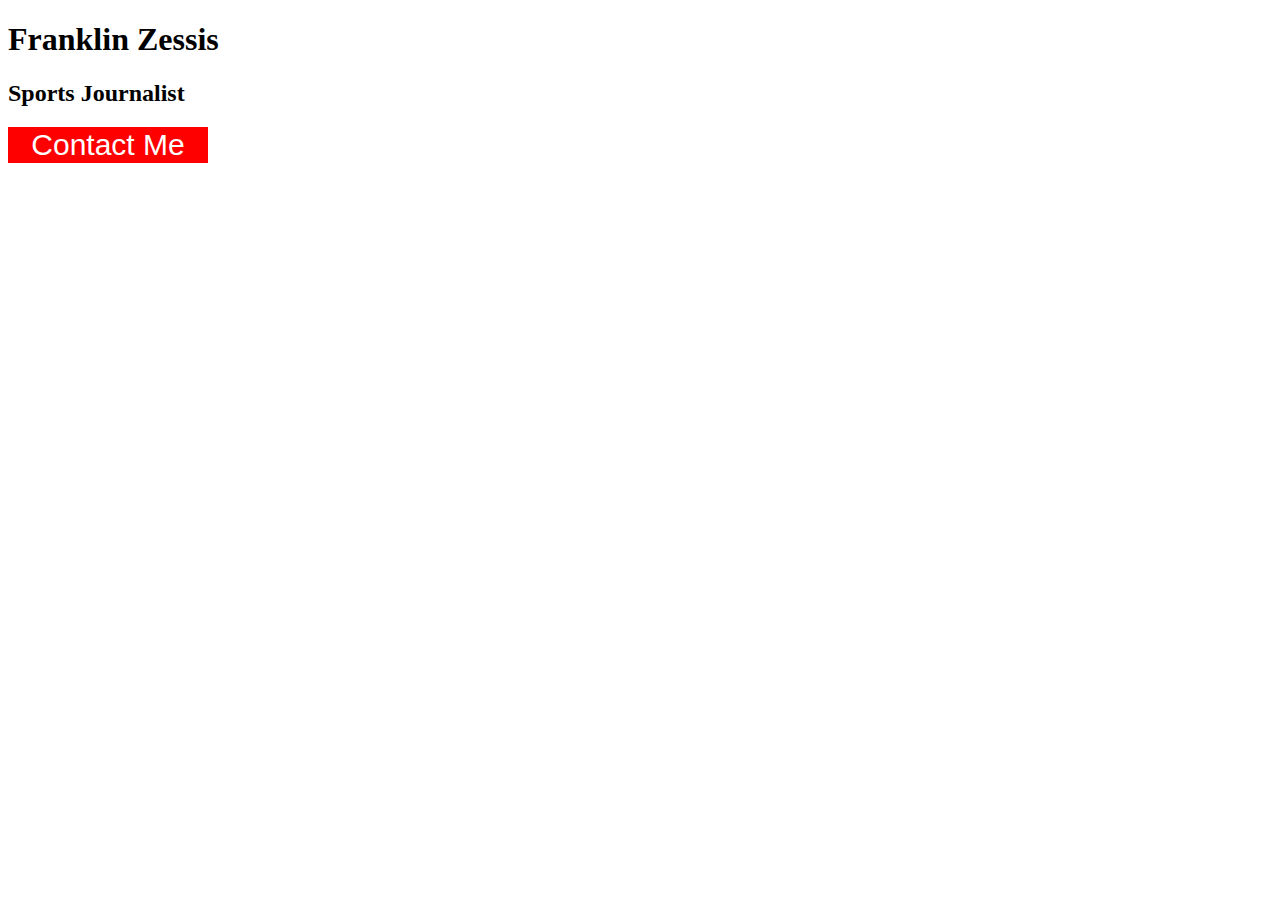
<file: button-assignment/index.html>
<!DOCTYPE html>
<html lang="en">
<head> 
    <link href="style.css" rel="stylesheet">
</head>
    
<body>
     <h1>
    Franklin Zessis
    </h1>
    <h2>
    Sports Journalist
    </h2>
    <button class="red-button">Contact Me</button>
</body>
    
</html>
</file>
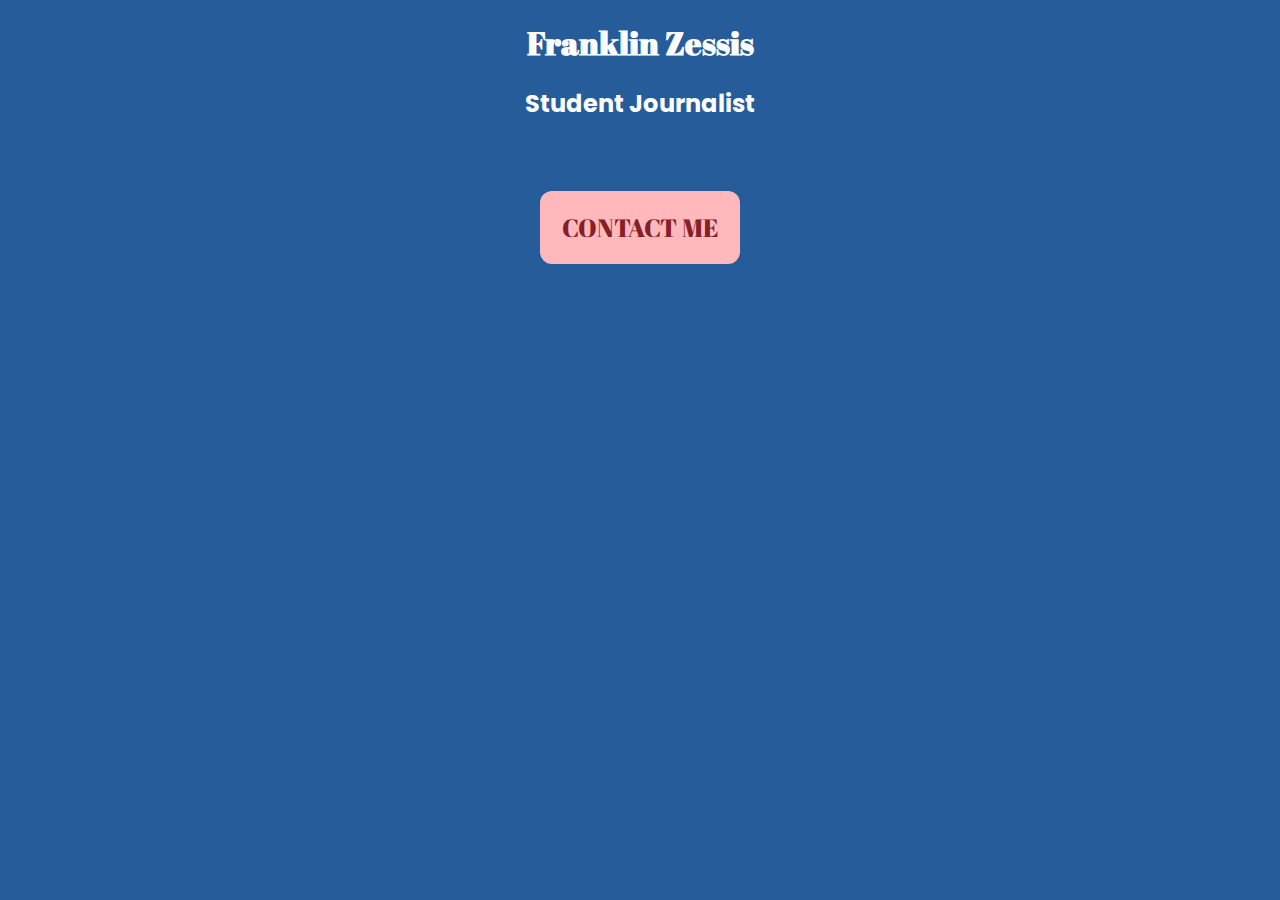
<file: contact-button-assignment/index.html>
<!DOCTYPE html>
<html lang="en">
    <head>
        <link href="style.css" rel="stylesheet" />
        <link rel="preconnect" href="https://fonts.googleapis.com" />
        <link rel="preconnect" href="https://fonts.gstatic.com" crossorigin />
        <link
            href="https://fonts.googleapis.com/css2?family=Abril+Fatface&family=Poppins:ital,wght@0,100;0,200;0,300;0,400;0,500;0,600;0,700;0,800;0,900;1,100;1,200;1,300;1,400;1,500;1,600;1,700;1,800;1,900&display=swap"
            rel="stylesheet" />
        <title>Franklin Zessis Button</title>
    </head>

    <body>
        <h1>Franklin Zessis</h1>
        <h2>Student Journalist</h2>
        <button>Contact Me</button>
    </body>
</html>
</file>
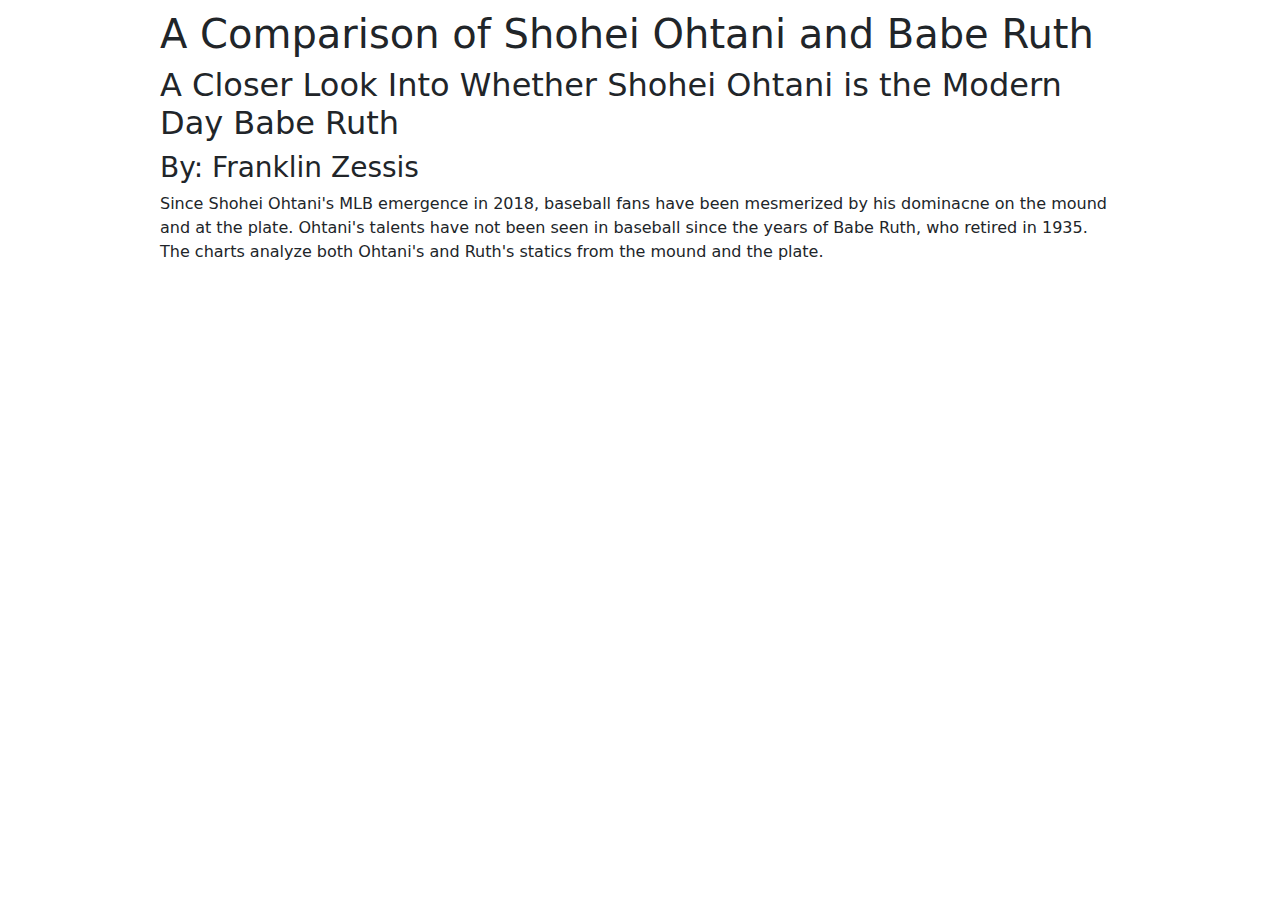
<file: data-viz-project/index.html>
<!doctype html>
<html lang="en">
    <head>
        <meta charset="utf-8" />
        <meta
            name="viewport"
            content="width=device-width, initial-scale=1, shrink-to-fit=no" />

        <!-- Bootstrap CSS -->
        <link
            href="https://cdn.jsdelivr.net/npm/bootstrap@5.3.3/dist/css/bootstrap.min.css"
            rel="stylesheet"
            integrity="sha384-QWTKZyjpPEjISv5WaRU9OFeRpok6YctnYmDr5pNlyT2bRjXh0JMhjY6hW+ALEwIH"
            crossorigin="anonymous" />
        
        <style type="text/css">
            body {
                width:75%;
                margin:auto;
                padding:10px 0px 0px 0px;
            }
        </style> 
        
    </head>

    <body>
        <h1>A Comparison of Shohei Ohtani and Babe Ruth</h1>
        <h2>A Closer Look Into Whether Shohei Ohtani is the Modern Day Babe Ruth</h2>
        <h3>By: Franklin Zessis</h3>
        <p>
            Since Shohei Ohtani's MLB emergence in 2018, baseball fans
            have been mesmerized by his dominacne on the mound and at the plate.
            Ohtani's talents have not been seen in baseball since the years of
            Babe Ruth, who retired in 1935. The charts analyze both Ohtani's
            and Ruth's statics from the mound and the plate.
        </p>

        <div class="flourish-embed" data-src="story/2341557">
            <script src="https://public.flourish.studio/resources/embed.js"></script>
        </div>
    </body>
</html>
</file>
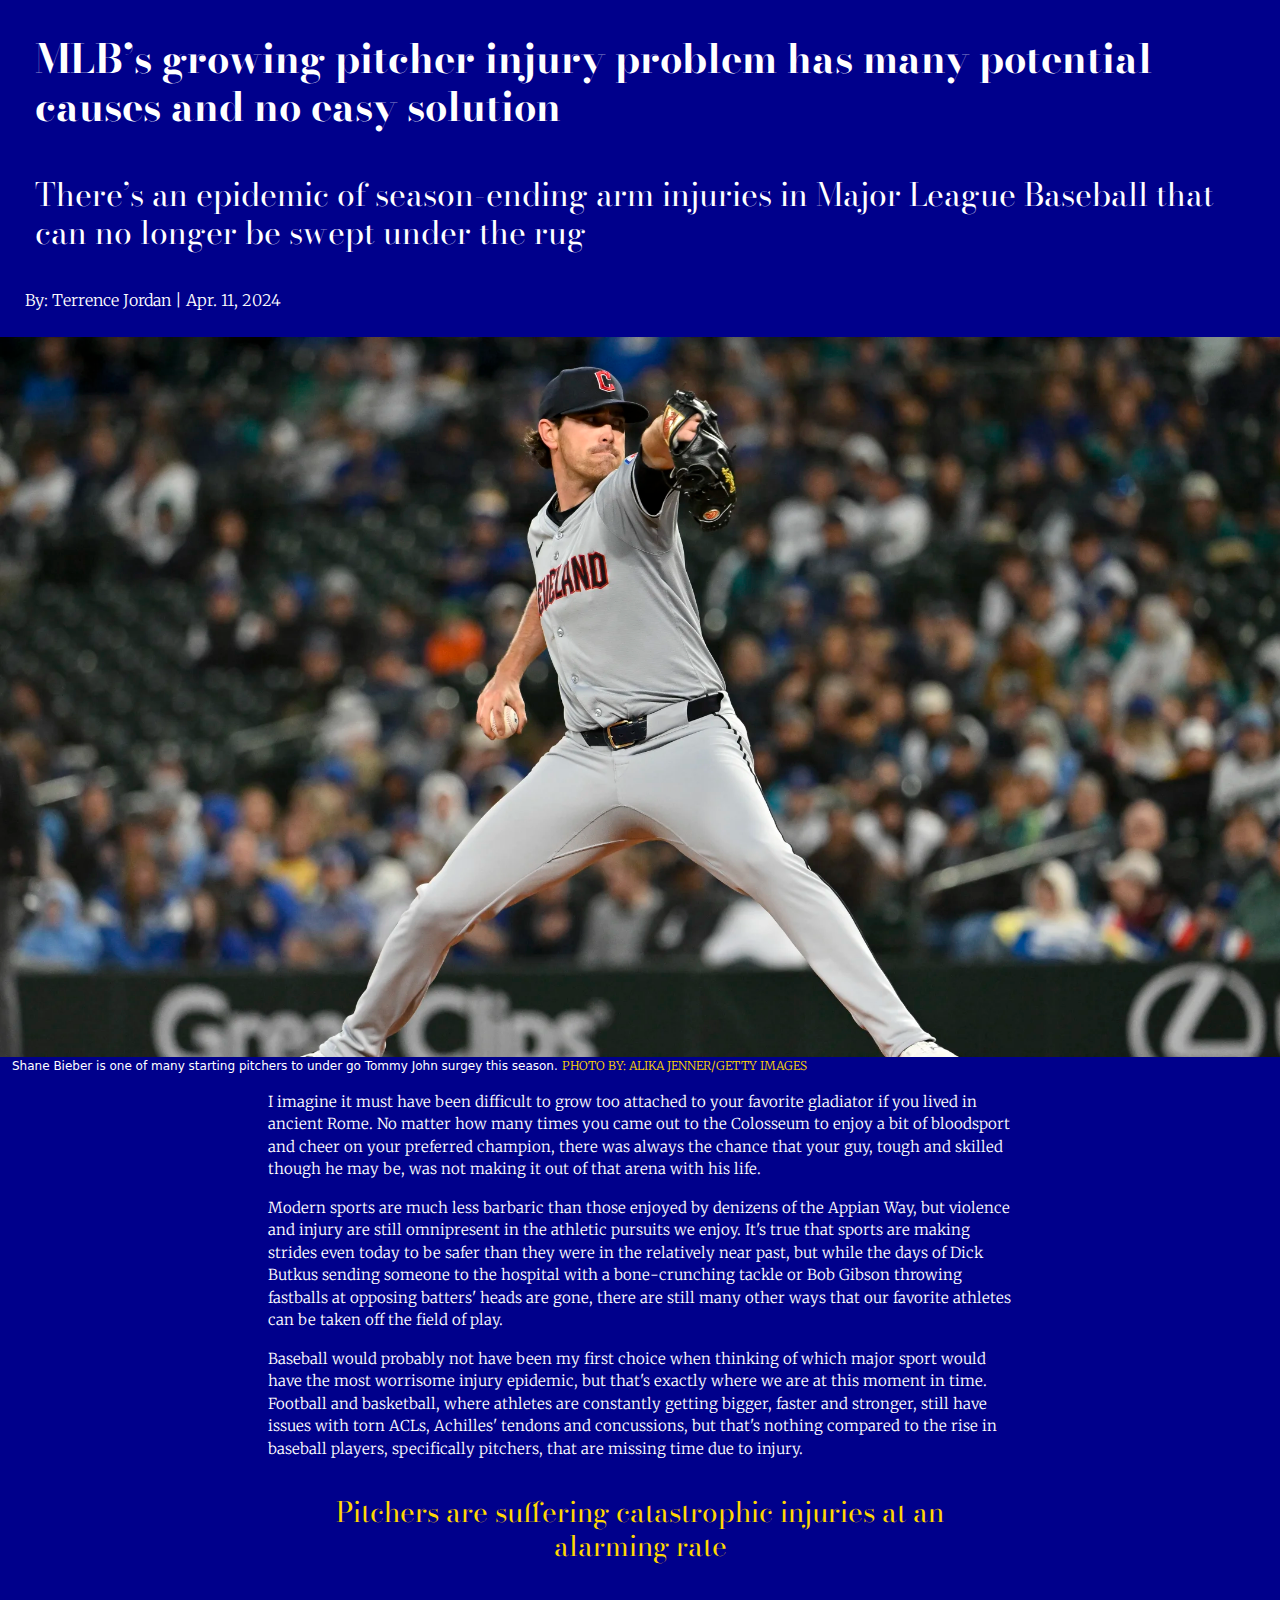
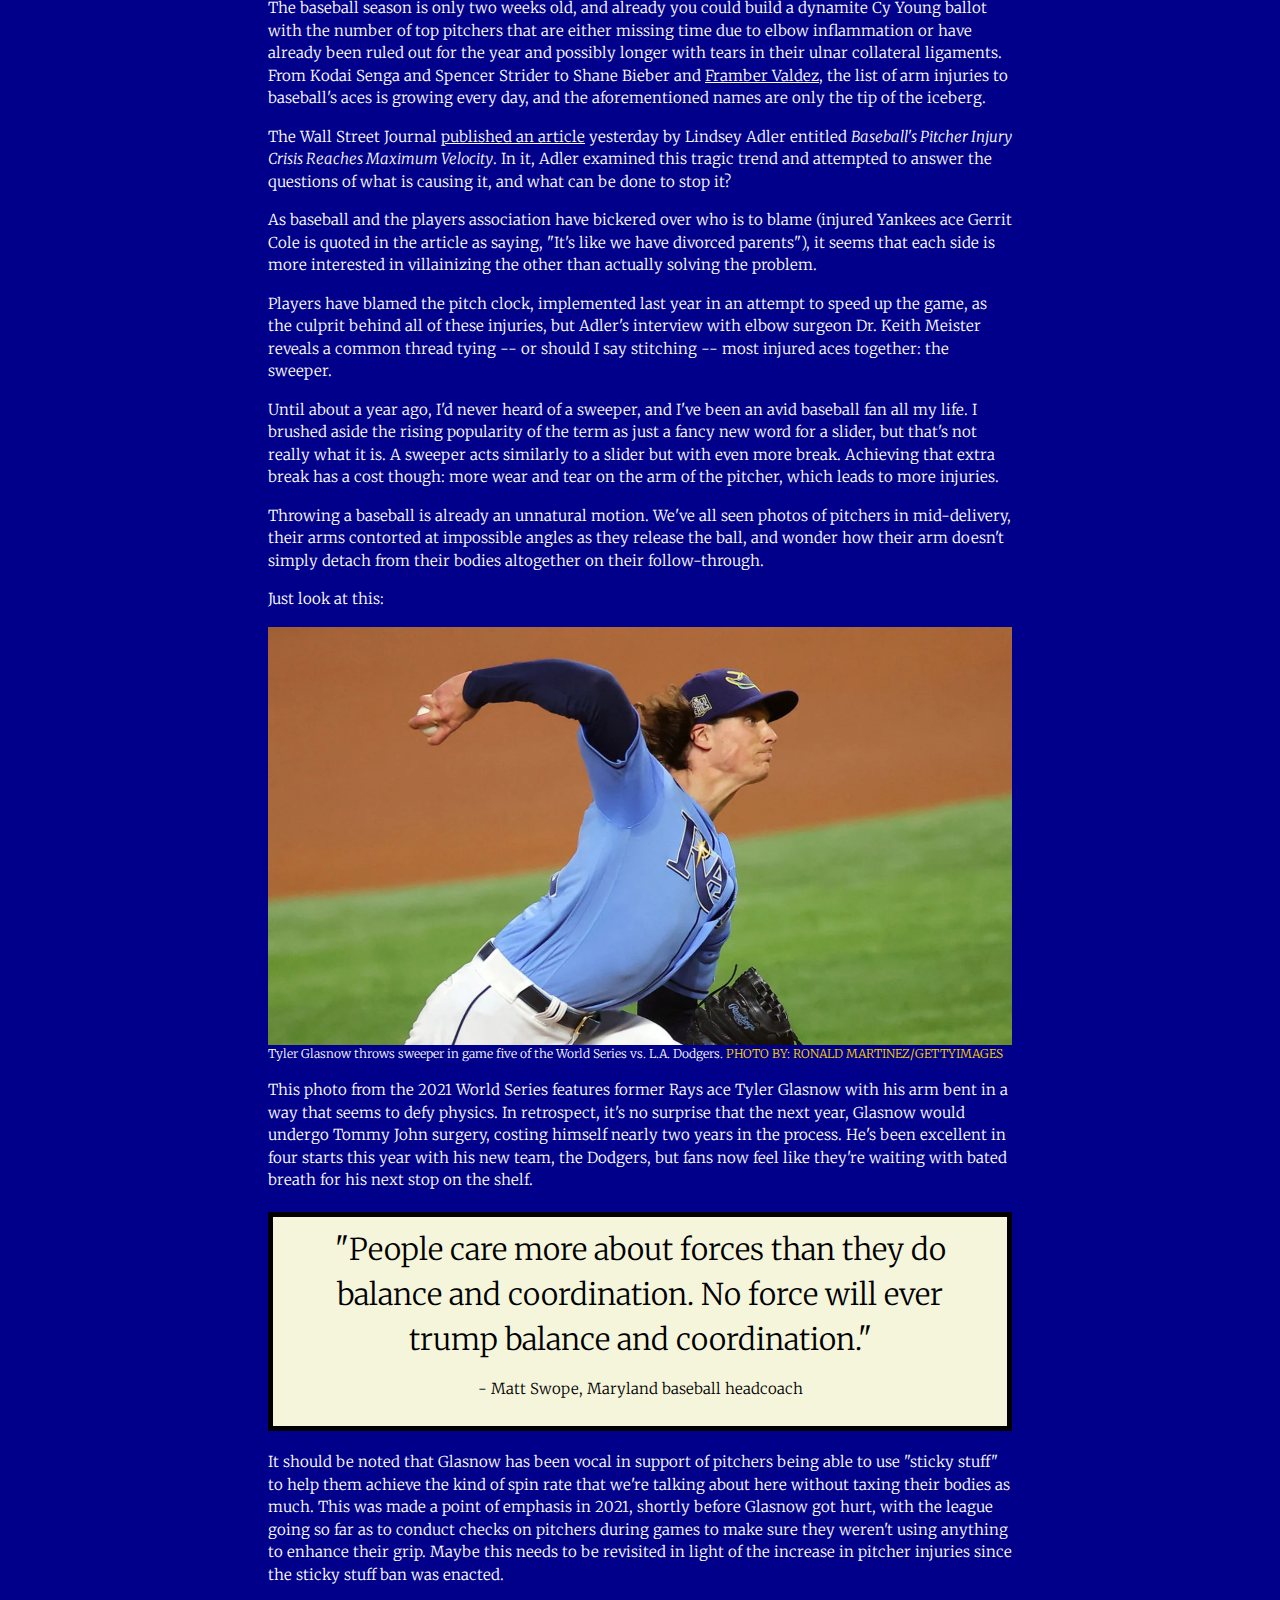
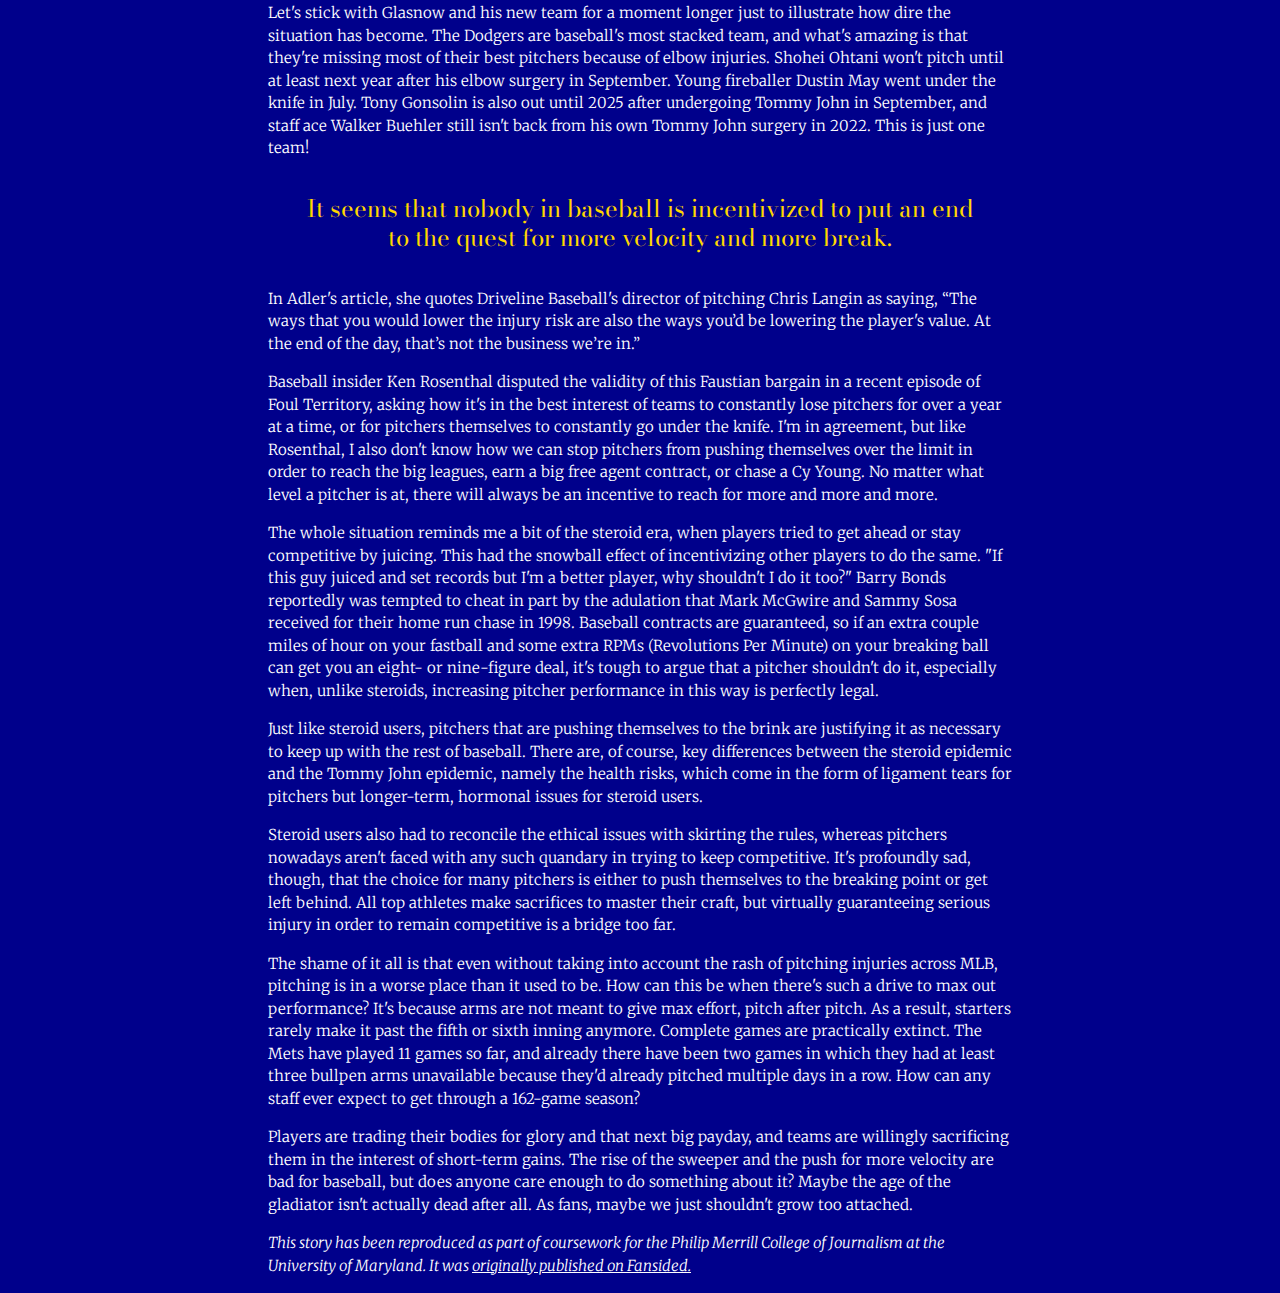
<file: final-project/index.html>
<!doctype html>
<html lang="en">
    <head>
        <meta charset="utf-8" />
        <meta
            name="viewport"
            content="width=device-width, initial-scale=1, shrink-to-fit=no" />

        <!-- Bootstrap CSS -->
        <link
            href="https://cdn.jsdelivr.net/npm/bootstrap@5.3.3/dist/css/bootstrap.min.css"
            rel="stylesheet"
            integrity="sha384-QWTKZyjpPEjISv5WaRU9OFeRpok6YctnYmDr5pNlyT2bRjXh0JMhjY6hW+ALEwIH"
            crossorigin="anonymous" />

        <link rel="preconnect" href="https://fonts.googleapis.com" />
        <link rel="preconnect" href="https://fonts.gstatic.com" crossorigin />
        <link
            href="https://fonts.googleapis.com/css2?family=Bodoni+Moda:ital,opsz,wght@0,6..96,400..900;1,6..96,400..900&family=Merriweather:ital,wght@0,300;0,400;0,700;0,900;1,300;1,400;1,700;1,900&display=swap"
            rel="stylesheet" />

        <link href="style.css" rel="stylesheet" />
    </head>

    <body>
        <div class="container-fluid" id="topper">
            <div class="row">
                <div class="col">
                    <h1>
                        MLB’s growing pitcher injury problem has many potential
                        causes and no easy solution
                    </h1>
                    <h2>
                        There’s an epidemic of season-ending arm injuries in
                        Major League Baseball that can no longer be swept under
                        the rug
                    </h2>
                    <p class="date">By: Terrence Jordan | Apr. 11, 2024</p>
                    <img src="Shane.webp" />
                </div>
            </div>
        </div>

        <div class="container-fluid">
            <div class="row">
                <div class="col">
                    <p class="caption">
                        Shane Bieber is one of many starting pitchers to under
                        go Tommy John surgey this season.
                        <span class="credit"
                            >Photo by: Alika Jenner/Getty Images</span
                        >
                    </p>
                </div>
            </div>
        </div>

        <div class="container-fluid" id="content">
            <div class="row">
                <div class="col">
                    <p>
                        I imagine it must have been difficult to grow too
                        attached to your favorite gladiator if you lived in
                        ancient Rome. No matter how many times you came out to
                        the Colosseum to enjoy a bit of bloodsport and cheer on
                        your preferred champion, there was always the chance
                        that your guy, tough and skilled though he may be, was
                        not making it out of that arena with his life.
                    </p>

                    <p>
                        Modern sports are much less barbaric than those enjoyed
                        by denizens of the Appian Way, but violence and injury
                        are still omnipresent in the athletic pursuits we enjoy.
                        It's true that sports are making strides even today to
                        be safer than they were in the relatively near past, but
                        while the days of Dick Butkus sending someone to the
                        hospital with a bone-crunching tackle or Bob Gibson
                        throwing fastballs at opposing batters' heads are gone,
                        there are still many other ways that our favorite
                        athletes can be taken off the field of play.
                    </p>

                    <p>
                        Baseball would probably not have been my first choice
                        when thinking of which major sport would have the most
                        worrisome injury epidemic, but that's exactly where we
                        are at this moment in time. Football and basketball,
                        where athletes are constantly getting bigger, faster and
                        stronger, still have issues with torn ACLs, Achilles'
                        tendons and concussions, but that's nothing compared to
                        the rise in baseball players, specifically pitchers,
                        that are missing time due to injury.
                    </p>

                    <h3>
                        Pitchers are suffering catastrophic injuries at an
                        alarming rate
                    </h3>

                    <p>
                        The baseball season is only two weeks old, and already
                        you could build a dynamite Cy Young ballot with the
                        number of top pitchers that are either missing time due
                        to elbow inflammation or have already been ruled out for
                        the year and possibly longer with tears in their ulnar
                        collateral ligaments. From Kodai Senga and Spencer
                        Strider to Shane Bieber and
                        <a
                            href="https://fansided.com/posts/astros-framber-valdez-scratched-with-elbow-issue-adding-to-mlb-s-injury-epidemic-01htzv9zm6he"
                            target="_blank"
                            >Framber Valdez</a
                        >, the list of arm injuries to baseball's aces is
                        growing every day, and the aforementioned names are only
                        the tip of the iceberg.
                    </p>
                    
                    <div class="flourish-embed flourish-chart" data-src="visualisation/17819331"><script src="https://public.flourish.studio/resources/embed.js"></script></div>

                    <p>
                        The Wall Street Journal
                        <a
                            href="https://www.wsj.com/sports/baseball/pitcher-injury-crisis-strider-bieber-cole-cdad7fe4?st=at3ad9u54s4g2a6&reflink=desktopwebshare_permalink"
                            target="_blank"
                            >published an article</a
                        >
                        yesterday by Lindsey Adler entitled
                        <i
                            >Baseball's Pitcher Injury Crisis Reaches Maximum
                            Velocity</i
                        >. In it, Adler examined this tragic trend and attempted
                        to answer the questions of what is causing it, and what
                        can be done to stop it?
                    </p>

                    <p>
                        As baseball and the players association have bickered
                        over who is to blame (injured Yankees ace Gerrit Cole is
                        quoted in the article as saying, "It's like we have
                        divorced parents"), it seems that each side is more
                        interested in villainizing the other than actually
                        solving the problem.
                    </p>

                    <p>
                        Players have blamed the pitch clock, implemented last
                        year in an attempt to speed up the game, as the culprit
                        behind all of these injuries, but Adler's interview with
                        elbow surgeon Dr. Keith Meister reveals a common thread
                        tying -- or should I say stitching -- most injured aces
                        together: the sweeper.
                    </p>

                    <p>
                        Until about a year ago, I'd never heard of a sweeper,
                        and I've been an avid baseball fan all my life. I
                        brushed aside the rising popularity of the term as just
                        a fancy new word for a slider, but that's not really
                        what it is. A sweeper acts similarly to a slider but
                        with even more break. Achieving that extra break has a
                        cost though: more wear and tear on the arm of the
                        pitcher, which leads to more injuries.
                    </p>

                    <p>
                        Throwing a baseball is already an unnatural motion.
                        We've all seen photos of pitchers in mid-delivery, their
                        arms contorted at impossible angles as they release the
                        ball, and wonder how their arm doesn't simply detach
                        from their bodies altogether on their follow-through.
                    </p>

                    <p>Just look at this:</p>

                    <img src="Final-story-image.webp" />

                    <p class="caption">
                        Tyler Glasnow throws sweeper in game five of the World
                        Series vs. L.A. Dodgers.
                        <span class="credit"
                            >Photo by: Ronald Martinez/GettyImages</span
                        >
                    </p>

                    <p>
                        This photo from the 2021 World Series features former
                        Rays ace Tyler Glasnow with his arm bent in a way that
                        seems to defy physics. In retrospect, it's no surprise
                        that the next year, Glasnow would undergo Tommy John
                        surgery, costing himself nearly two years in the
                        process. He's been excellent in four starts this year
                        with his new team, the Dodgers, but fans now feel like
                        they're waiting with bated breath for his next stop on
                        the shelf.
                    </p>

                    <div class="pullquote">
                        <p class="quote">
                            <span class="quotemark"></span>
                            "People care more about forces than they do balance
                            and coordination. No force will ever trump balance
                            and coordination."
                        </p>

                        <p class="attribution">
                            - Matt Swope, Maryland baseball headcoach
                        </p>
                    </div>

                    <p>
                        It should be noted that Glasnow has been vocal in
                        support of pitchers being able to use "sticky stuff" to
                        help them achieve the kind of spin rate that we're
                        talking about here without taxing their bodies as much.
                        This was made a point of emphasis in 2021, shortly
                        before Glasnow got hurt, with the league going so far as
                        to conduct checks on pitchers during games to make sure
                        they weren't using anything to enhance their grip. Maybe
                        this needs to be revisited in light of the increase in
                        pitcher injuries since the sticky stuff ban was enacted.
                    </p>

                    <p>
                        Let's stick with Glasnow and his new team for a moment
                        longer just to illustrate how dire the situation has
                        become. The Dodgers are baseball's most stacked team,
                        and what's amazing is that they're missing most of their
                        best pitchers because of elbow injuries. Shohei Ohtani
                        won't pitch until at least next year after his elbow
                        surgery in September. Young fireballer Dustin May went
                        under the knife in July. Tony Gonsolin is also out until
                        2025 after undergoing Tommy John in September, and staff
                        ace Walker Buehler still isn't back from his own Tommy
                        John surgery in 2022. This is just one team!
                    </p>

                    <h4>
                        It seems that nobody in baseball is incentivized to put
                        an end to the quest for more velocity and more break.
                    </h4>

                    <p>
                        In Adler's article, she quotes Driveline Baseball's
                        director of pitching Chris Langin as saying, “The ways
                        that you would lower the injury risk are also the ways
                        you’d be lowering the player's value. At the end of the
                        day, that’s not the business we’re in.”
                    </p>
                    
                  <div class="flourish-embed flourish-chart" data-src="visualisation/17819337"><script src="https://public.flourish.studio/resources/embed.js"></script></div>

                    <p>
                        Baseball insider Ken Rosenthal disputed the validity of
                        this Faustian bargain in a recent episode of Foul
                        Territory, asking how it's in the best interest of teams
                        to constantly lose pitchers for over a year at a time,
                        or for pitchers themselves to constantly go under the
                        knife. I'm in agreement, but like Rosenthal, I also
                        don't know how we can stop pitchers from pushing
                        themselves over the limit in order to reach the big
                        leagues, earn a big free agent contract, or chase a Cy
                        Young. No matter what level a pitcher is at, there will
                        always be an incentive to reach for more and more and
                        more.
                    </p>

                    <p>
                        The whole situation reminds me a bit of the steroid era,
                        when players tried to get ahead or stay competitive by
                        juicing. This had the snowball effect of incentivizing
                        other players to do the same. "If this guy juiced and
                        set records but I'm a better player, why shouldn't I do
                        it too?" Barry Bonds reportedly was tempted to cheat in
                        part by the adulation that Mark McGwire and Sammy Sosa
                        received for their home run chase in 1998. Baseball
                        contracts are guaranteed, so if an extra couple miles of
                        hour on your fastball and some extra RPMs (Revolutions
                        Per Minute) on your breaking ball can get you an eight-
                        or nine-figure deal, it's tough to argue that a pitcher
                        shouldn't do it, especially when, unlike steroids,
                        increasing pitcher performance in this way is perfectly
                        legal.
                    </p>

                    <p>
                        Just like steroid users, pitchers that are pushing
                        themselves to the brink are justifying it as necessary
                        to keep up with the rest of baseball. There are, of
                        course, key differences between the steroid epidemic and
                        the Tommy John epidemic, namely the health risks, which
                        come in the form of ligament tears for pitchers but
                        longer-term, hormonal issues for steroid users.
                    </p>

                    <p>
                        Steroid users also had to reconcile the ethical issues
                        with skirting the rules, whereas pitchers nowadays
                        aren't faced with any such quandary in trying to keep
                        competitive. It's profoundly sad, though, that the
                        choice for many pitchers is either to push themselves to
                        the breaking point or get left behind. All top athletes
                        make sacrifices to master their craft, but virtually
                        guaranteeing serious injury in order to remain
                        competitive is a bridge too far.
                    </p>

                    <p>
                        The shame of it all is that even without taking into
                        account the rash of pitching injuries across MLB,
                        pitching is in a worse place than it used to be. How can
                        this be when there's such a drive to max out
                        performance? It's because arms are not meant to give max
                        effort, pitch after pitch. As a result, starters rarely
                        make it past the fifth or sixth inning anymore. Complete
                        games are practically extinct. The Mets have played 11
                        games so far, and already there have been two games in
                        which they had at least three bullpen arms unavailable
                        because they'd already pitched multiple days in a row.
                        How can any staff ever expect to get through a 162-game
                        season?
                    </p>

                    <p>
                        Players are trading their bodies for glory and that next
                        big payday, and teams are willingly sacrificing them in
                        the interest of short-term gains. The rise of the
                        sweeper and the push for more velocity are bad for
                        baseball, but does anyone care enough to do something
                        about it? Maybe the age of the gladiator isn't actually
                        dead after all. As fans, maybe we just shouldn't grow
                        too attached.
                    </p>

                    <p id="disclaimer">
                        <i
                            >This story has been reproduced as part of
                            coursework for the Philip Merrill College of
                            Journalism at the University of Maryland. It was
                            <a
                                href="https://fansided.com/posts/mlb-s-growing-pitcher-injury-problem-has-many-potential-causes-and-no-easy-solution-01hv4mykg1yj"
                                target="_blank">
                                originally published on Fansided.</a
                            ></i
                        >
                    </p>
                </div>
            </div>
        </div>
    </body>
</html>
</file>
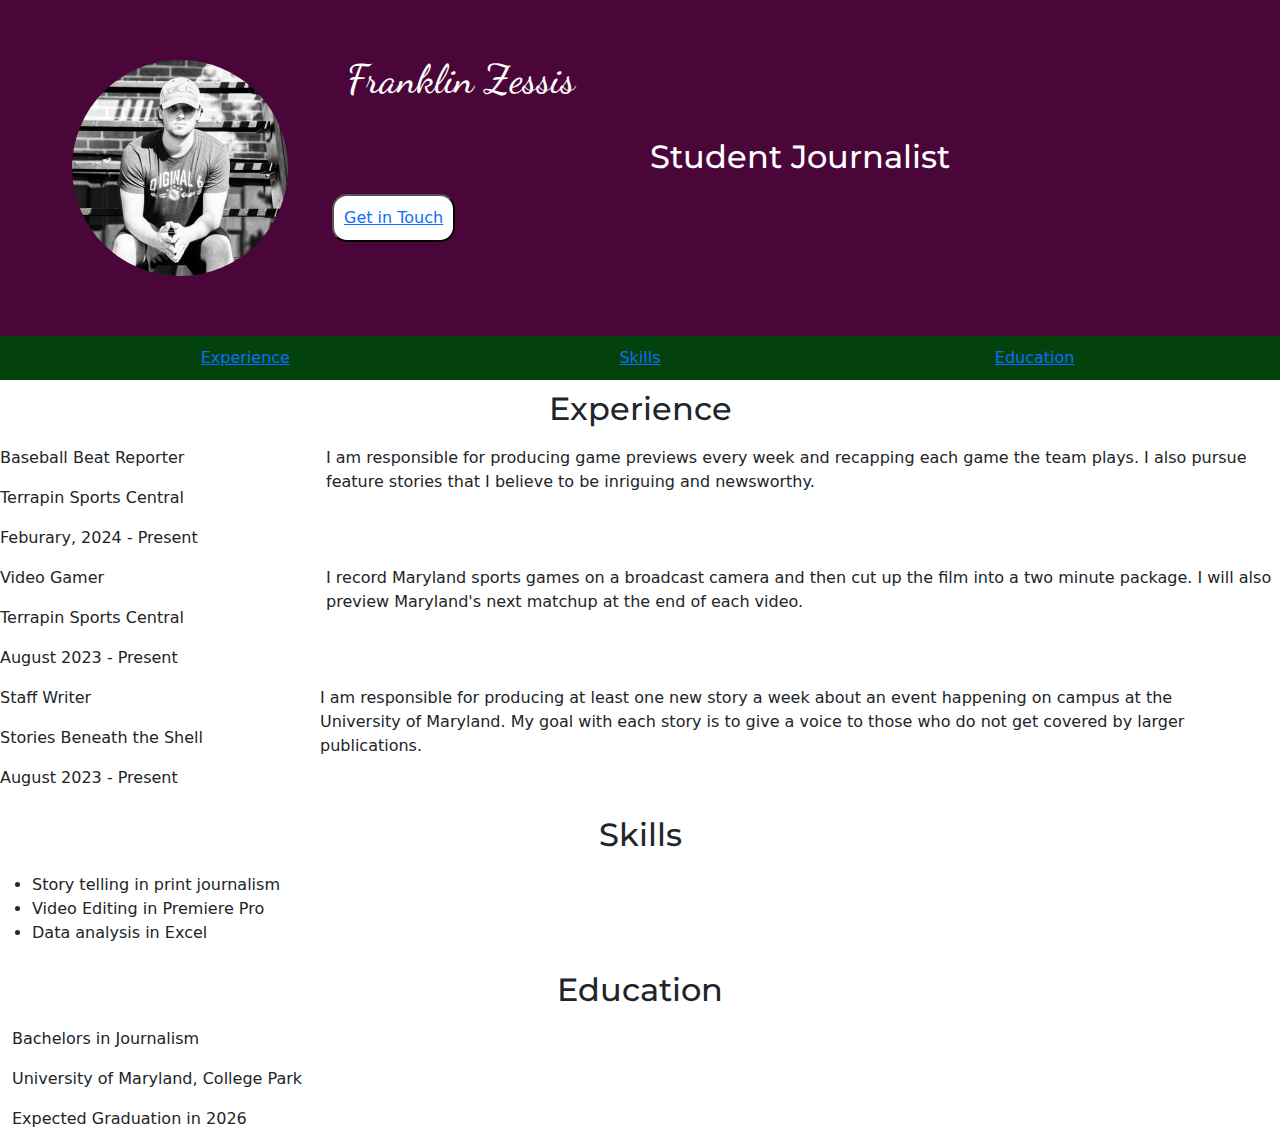
<file: online-portfolio/index.html>
<!doctype html>
<html lang="en">
    <head>
        <meta charset="UTF-8" />

        <meta name="viewport" content="width=device-width, initial-scale=1" />

        <title>Franklin Zessis Portfolio</title>

        <link rel="preconnect" href="https://fonts.googleapis.com" />
        <link rel="preconnect" href="https://fonts.gstatic.com" crossorigin />
        <link
            href="https://fonts.googleapis.com/css2?family=Dancing+Script:wght@400..700&family=Montserrat:ital,wght@0,100..900;1,100..900&display=swap"
            rel="stylesheet" />

        <link
            href="https://cdn.jsdelivr.net/npm/bootstrap@5.3.3/dist/css/bootstrap.min.css"
            rel="stylesheet"
            integrity="sha384-QWTKZyjpPEjISv5WaRU9OFeRpok6YctnYmDr5pNlyT2bRjXh0JMhjY6hW+ALEwIH"
            crossorigin="anonymous" />

        <link href="style.css" rel="stylesheet" />
    </head>
    <body>
        <div class="container-fluid" id="topper">
            <div class="row">
                <div class="col-3">
                    <img
                        src="culA7vRY_400x400.jpg"
                        alt="franklin zessis image" />
                </div>
                <div class="col-9">
                    <h1>Franklin Zessis</h1>
                    <h2>Student Journalist</h2>
                    <button>
                        <a href="mailto:fzessis@terpmail.umd.edu"
                            >Get in Touch</a
                        >
                    </button>
                </div>
            </div>
        </div>
        <div class="container-fluid" id="nav">
            <div class="row">
                <div class="col-4"><a href="#experience">Experience</a></div>

                <div class="col-4"><a href="#skills">Skills</a></div>

                <div class="col-4"><a href="#education">Education</a></div>
            </div>
        </div>

        <div class="container-fluid" id="sections">
            <div class="row">
                <div class="col">
                    <h2>Experience</h2>
                </div>
            </div>
        </div>

        <div class="row">
            <div class="col-sm-3">
                <p>Baseball Beat Reporter</p>
                <p>Terrapin Sports Central</p>
                <p>Feburary, 2024 - Present</p>
            </div>

            <div class="col-sm-9">
                <p>
                    I am responsible for producing game previews every week and
                    recapping each game the team plays. I also pursue feature
                    stories that I believe to be inriguing and newsworthy.
                </p>
            </div>
        </div>

        <div class="row">
            <div class="col-sm-3">
                <p>Video Gamer</p>
                <p>Terrapin Sports Central</p>
                <p>August 2023 - Present</p>
            </div>

            <div class="col-sm-9">
                <p>
                    I record Maryland sports games on a broadcast camera and
                    then cut up the film into a two minute package. I will also
                    preview Maryland's next matchup at the end of each video.
                </p>
            </div>

            <div class="row">
                <div class="col-sm-3">
                    <p>Staff Writer</p>
                    <p>Stories Beneath the Shell</p>
                    <p>August 2023 - Present</p>
                </div>
                <div class="col-sm-9">
                    <p>
                        I am responsible for producing at least one new story a
                        week about an event happening on campus at the
                        University of Maryland. My goal with each story is to
                        give a voice to those who do not get covered by larger
                        publications.
                    </p>
                </div>
            </div>

            <div class="container-fluid">
                <div class="row">
                    <div class="col">
                        <h2>Skills</h2>
                        <ul>
                            <li>Story telling in print journalism</li>
                            <li>Video Editing in Premiere Pro</li>
                            <li>Data analysis in Excel</li>
                        </ul>
                    </div>
                </div>
            </div>
        </div>

        <div class="container-fluid">
            <div class="row">
                <div class="col">
                    <h2>Education</h2>
                    <p>Bachelors in Journalism</p>
                    <p>University of Maryland, College Park</p>
                    <p>Expected Graduation in 2026</p>
                </div>
            </div>
        </div>
    </body>
</html>
</file>
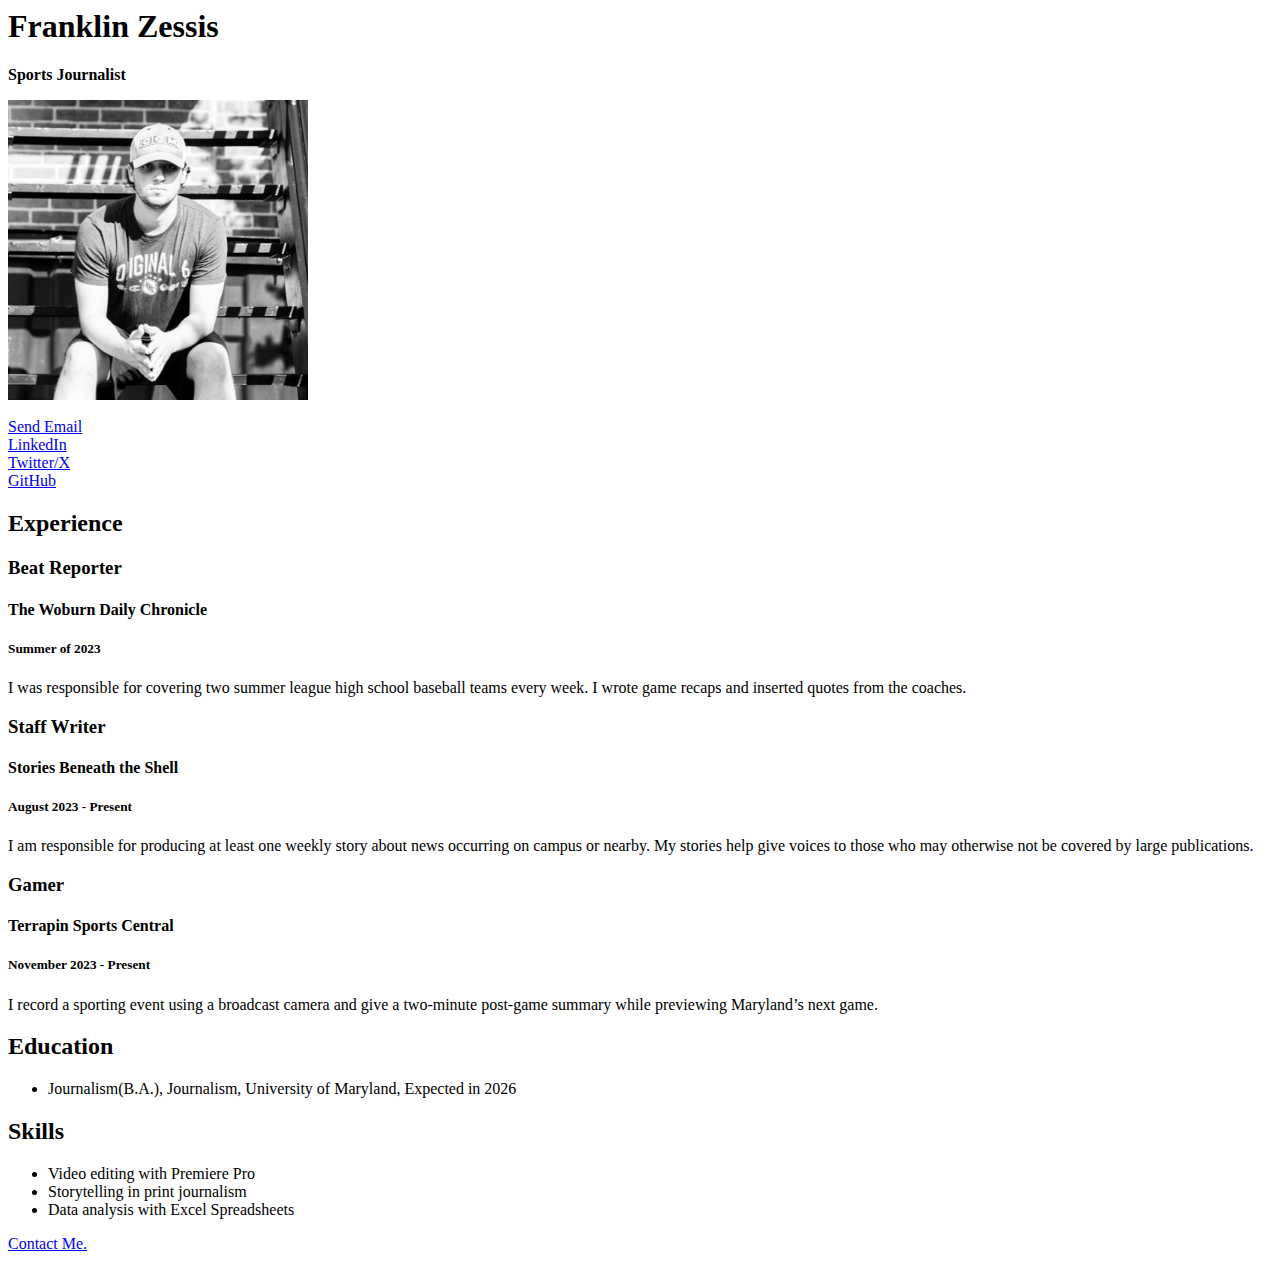
<file: resume.html>
<html>
    <head>
        <title>Franklin Zessis Resume</title>
    </head>
    <body>
        <!-- I built this myself! -->
        <h1>Franklin Zessis</h1>
        <p><strong>Sports Journalist</strong></p>
        <img
            src="culA7vRY_400x400.jpg"
            alt="Picture of Franklin Zessis"
            width="300" /><br /><br />

        <div id="contact">
            <a href="mailto:fzessis@gmail.com" target="_blank">Send Email</a
            ><br />
            <a href="linkedin.com/in/franklin-zessis" target="_blank"
                >LinkedIn</a
            ><br />
            <a href="https://twitter.com/FZessis35" target="_blank">Twitter/X</a
            ><br />
            <a href="https://github.com/franklinzessis" target="_blank"
                >GitHub</a
            ><br />
        </div>

        <h2>Experience</h2>

        <h3>Beat Reporter</h3>
        <h4>The Woburn Daily Chronicle</h4>
        <h5>Summer of 2023</h5>
        <p>
            I was responsible for covering two summer league high school
            baseball teams every week. I wrote game recaps and inserted quotes
            from the coaches.
        </p>

        <h3>Staff Writer</h3>
        <h4>Stories Beneath the Shell</h4>
        <h5>August 2023 - Present</h5>
        <p>
            I am responsible for producing at least one weekly story about news
            occurring on campus or nearby. My stories help give voices to those
            who may otherwise not be covered by large publications.
        </p>

        <h3>Gamer</h3>
        <h4>Terrapin Sports Central</h4>
        <h5>November 2023 - Present</h5>
        <p>
            I record a sporting event using a broadcast camera and give a
            two-minute post-game summary while previewing Maryland’s next game.
        </p>

        <h2>Education</h2>

        <ul>
            <li>
                Journalism(B.A.), Journalism, University of Maryland, Expected
                in 2026
            </li>
        </ul>

        <h2>Skills</h2>

        <ul>
            <li>Video editing with Premiere Pro</li>
            <li>Storytelling in print journalism</li>
            <li>Data analysis with Excel Spreadsheets</li>
        </ul>
        <p><a href="#contact">Contact Me.</a></p>
    </body>
</html>
</file>
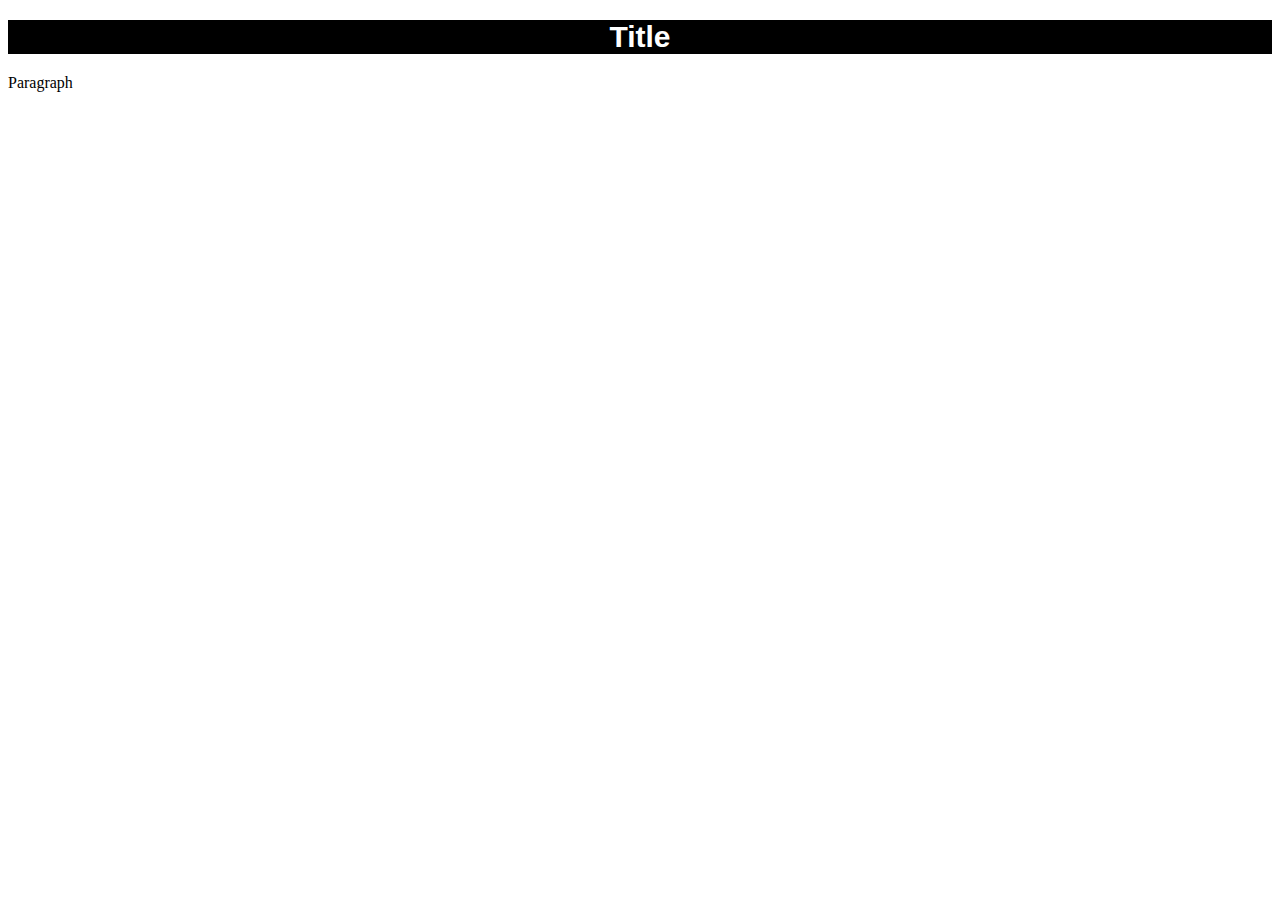
<file: styled-text.html>
<!DOCTYPE html>
<html lang="en">
    <head>
        <title>Stytled Text</title>
    </head>

    <body>
        <h1 style="background-color:black;color:white;font-family:Arial;font-size:30px;text-align:center;">Title</h1>
        <p>Paragraph</p>
    </body>
</html>
</file>
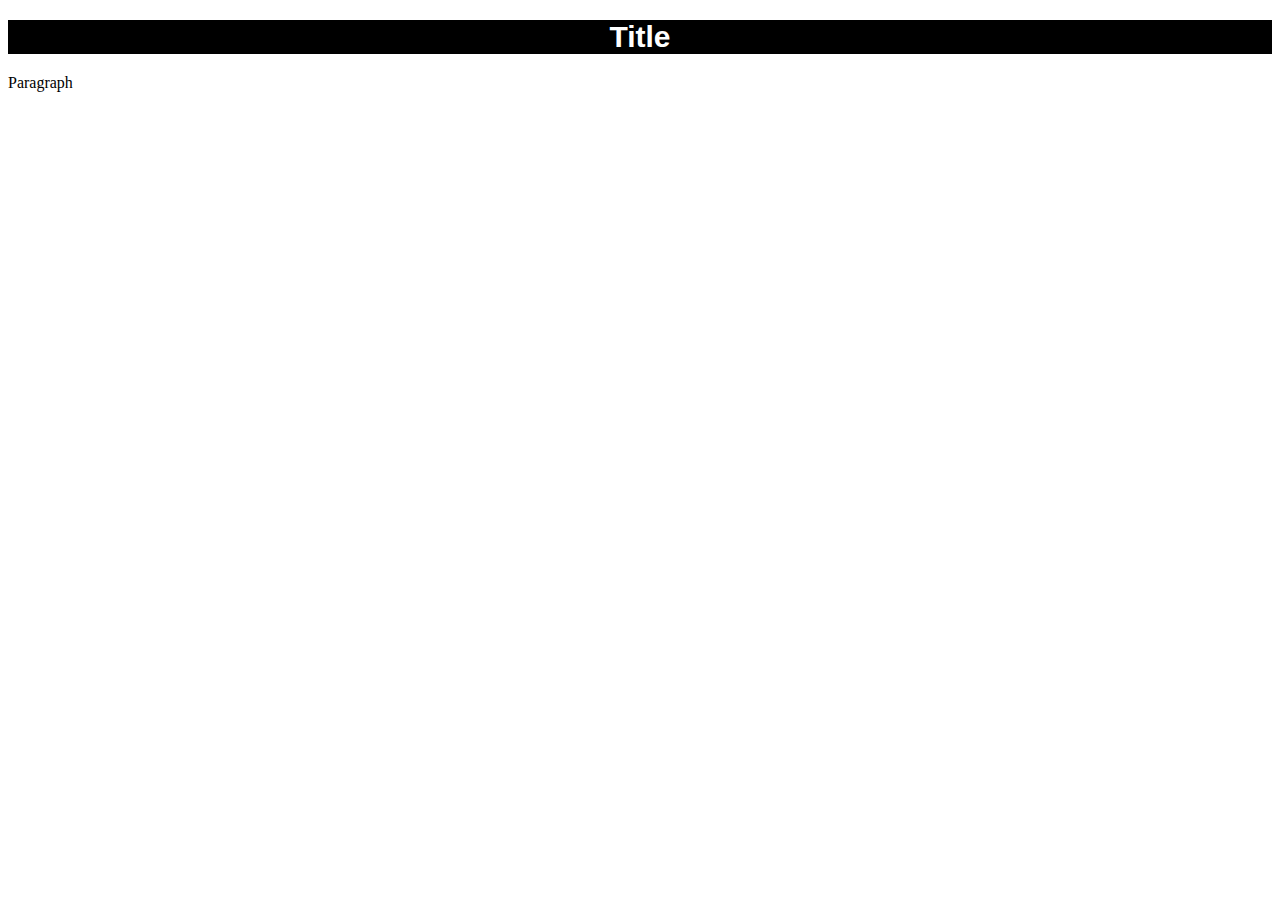
<file: styling-assingment/styled-text.html>
<!DOCTYPE html>
<html lang="en">
    <head>
        <title>Stytled Text</title>
            <link href="style.css" rel="stylesheet">
    </head>
    <body>
        <h1>
            Title
        </h1>
        <p>Paragraph</p>
    </body>
</html>
</file>
<file: button-assignment/style.css>
.red-button {
    background-color:red;
    color:white;
    font-size:30px;
    border:none;
    width:200px;
}
</file>
<file: contact-button-assignment/style.css>
/*
MY COLOR PALETTE
Color 1 - #842128
Color 2 - #2C9BA9
Color 3 - #255C99
Color 4 - #FFB8BB
Color 5 - #9016F6
*/

body {
    background-color:#255C99;
    text-align:center;
}

button {
    background-color:#FFB8BB;
    color:#842128;
    font-family:"Abril Fatface", serif;
    width:200px;
    padding:20px;
    margin:50px;
    font-size:25px;
    border:none;
    text-transform:uppercase;
    border-radius:12px;
}

button:hover {
    background-color:#9016F6;
}

h1 {
    font-family:"Abril Fatface", serif;
    color:white;
}

h2 {
  font-family: "Poppins", sans-serif;
    color:white;
}
</file>
<file: final-project/style.css>
@media {

img {
    width:100%;
}

body {
        background-color:darkblue;
    }

#topper {
    background-color:darkblue;
    color:white;
    padding:0px;
    
}

h1 {
    padding:10px 10px 10px 10px;
    margin: 25px;
    font-weight:bold;
    font-family: "Bodoni Moda", serif;
}

h2 {
    padding:10px 10px 10px 10px;
    margin: 25px;
    font-weight: 400;
    font-style: normal;
    font-family: "Bodoni Moda", serif;
}
    
h3 {
    font-weight:bold;
    padding:10px 10px 10px 10px;
    margin: 25px;
    color:gold;
    text-align:center;
    font-weight:400;
    font-style: normal;
    font-family: "Bodoni Moda", serif;
    }

h4 {
    font-weight:bold;
    padding:10px 10px 10px 10px;
    margin: 25px;
    color:gold;
    text-align:center;
    font-weight:400;
    font-style: normal;
    font-family: "Bodoni Moda", serif;
    }

.caption {
    font-size:12px;
    color:white;
}

.credit {
    font-size:12px;
    color:gold;
    font-weight:bold;
    text-transform:uppercase;
    font-family: "Merriweather", serif;
    font-weight: 300;
    font-style: normal;
}

.date {
    text-align:left;
    color:white;
    font-family: "Merriweather", serif;
    font-weight: 300;
    font-style: normal;
    margin:25px;
    }
    
#content {
    width:100%;
    color:white;
    font-size:15px;
    font-family: "Merriweather", serif;
    font-weight: 300;
    font-style: normal;
    }

    .pullquote {
        text-align:center;
        padding: 10px 30px 10px 30px;
        margin: 20px 0px 20px 0px;
        background-color:beige;
        width:100%;
        color:black;
        border: 5px solid black;
    }

    .quote {
        font-size:30px;
        color:black;
        font-family: "Merriweather", serif;
    }
    
    .attribution {
        color:black;
    }
    
    .disclaimer {
        color:white;
        
    }
    
    a{
        color:white;
    }

}

@media (min-width:576px) {
    #content {
        width:80%;
    }
}

@media (min-width:992px) {
    #content {
        width:60%;
    }
}
</file>
<file: online-portfolio/style.css>
@media{

img {
    width:100%;
    border-radius:50%;
    margin:20px;
    padding:40px;
    }

h1 {
    margin:40px 0px 10px 0px;
    font-size:40px;
    font-family:"Dancing Script", cursive;
    padding:15px;
}

    #topper{
        background-color:#4A0638;
        color:white;
    }   
    
h2 {
    font-family: "Montserrat", sans-serif;
    text-align:center;
    padding:10px;

    }
    
#nav {
   padding:10px 60px 10px 60px;
    text-align:center;
    background-color:#03420C;
    color:white;
    }
    
button {
       padding:10px;
       border-radius:15px;
       background-color:white;
    
    }
    
    }

}

    
}

@media (min-width:576px){
    h1 {
    margin:40px 0px 10px 40px;
    font-size:60px
    }
}
</file>
<file: styling-assingment/style.css>
h1 {
                background-color:black;
                color:white;
                font-family:Arial;
                font-size:30px;
                text-align:center;
            }
</file>
